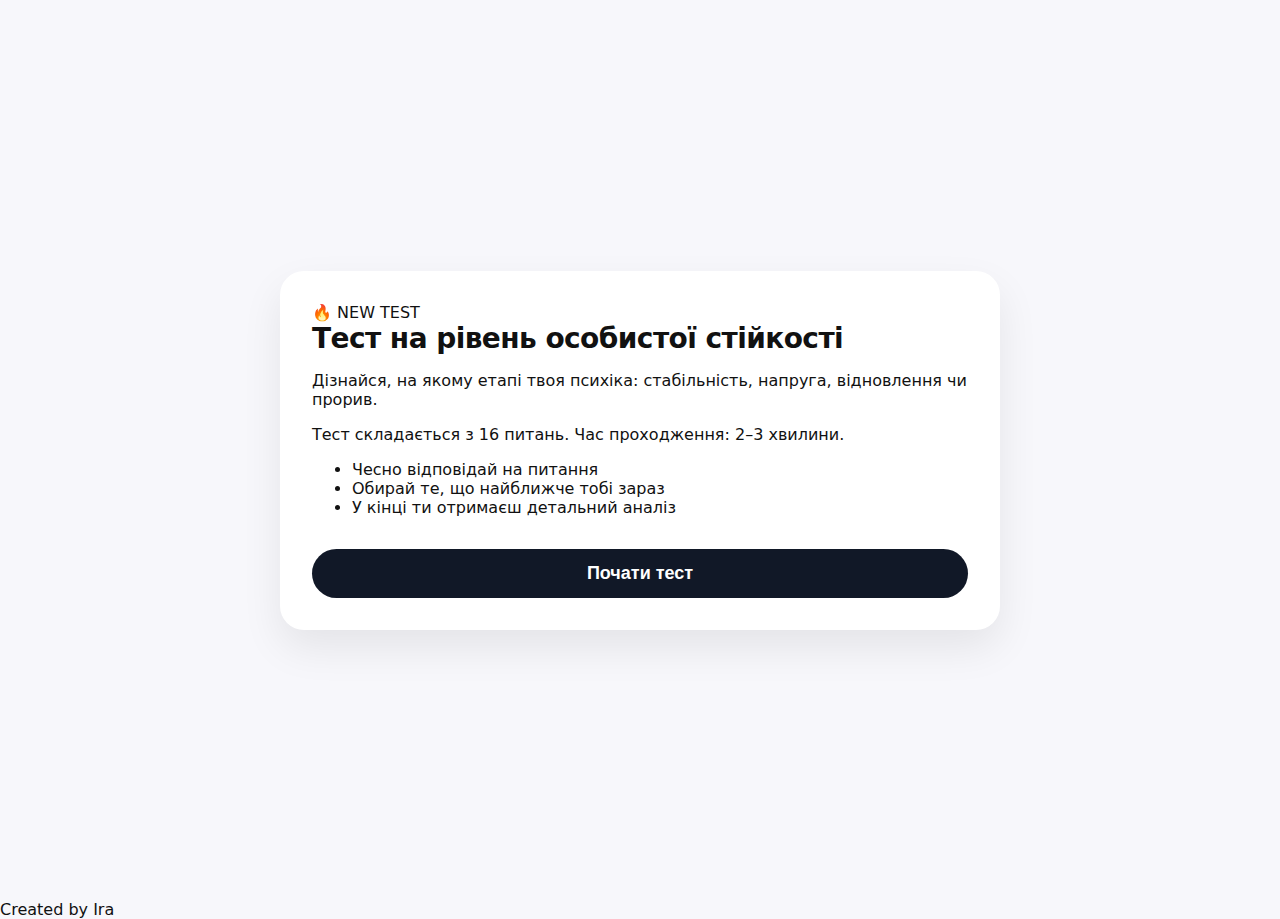
<file: index.html>
<!DOCTYPE html>
<html lang="uk">
  <head>
    <meta charset="UTF-8" />
    <meta name="viewport" content="width=device-width, initial-scale=1.0" />
    <title>Тест на особисту стійкість</title>
    <link rel="stylesheet" href="style.css" />
  </head>

  <body>
    <div class="page">
      <div class="card">
        <div class="card-header">
          <span class="badge">🔥 NEW TEST</span>
          <h1 class="card-title">Тест на рівень особистої стійкості</h1>
          <p class="card-subtitle">
            Дізнайся, на якому етапі твоя психіка: стабільність, напруга,
            відновлення чи прорив.
          </p>
        </div>

        <div class="intro-block">
          <p>Тест складається з 16 питань. Час проходження: 2–3 хвилини.</p>
          <ul class="intro-list">
            <li>Чесно відповідай на питання</li>
            <li>Обирай те, що найближче тобі зараз</li>
            <li>У кінці ти отримаєш детальний аналіз</li>
          </ul>
        </div>

        <button class="start-btn" onclick="location.href='test.html'">
          Почати тест
        </button>
      </div>
    </div>

    <div class="page-footer">Created by <span class="brand">Ira</span></div>
  </body>
</html>
</file>
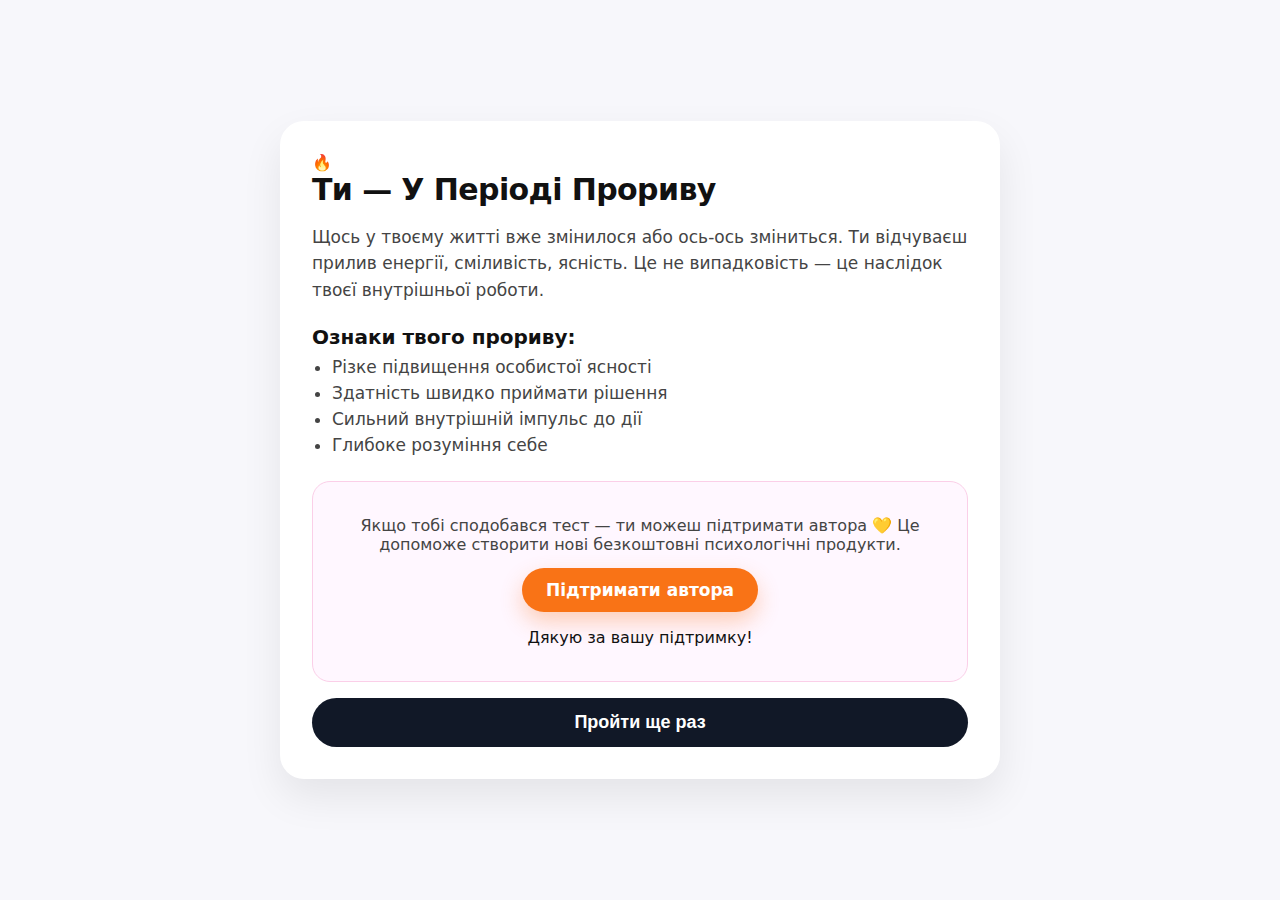
<file: result.html>
<!DOCTYPE html>
<html lang="uk">
  <head>
    <meta charset="UTF-8" />
    <meta name="viewport" content="width=device-width, initial-scale=1.0" />
    <title>Результат — Особиста стійкість</title>
    <link rel="stylesheet" href="style.css" />
  </head>

  <body>
    <div class="page">
      <div class="card">
        <div id="result-badge" class="result-badge">✨</div>
        <h2 id="result-title">Ваш результат...</h2>
        <p id="result-desc" class="result-desc">Опис...</p>

        <div id="result-extra" class="result-extra"></div>

        <div class="support-box">
          <p class="support-text">
            Якщо тобі сподобався тест — ти можеш підтримати автора 💛 Це
            допоможе створити нові безкоштовні психологічні продукти.
          </p>

          <a
            href="https://send.monobank.ua/jar/6u7ENzTYV2"
            class="support-button"
            target="_blank"
          >
            Підтримати автора
          </a>

          <p class="support-note">Дякую за вашу підтримку!</p>
        </div>

        <button class="restart-btn" onclick="location.href='index.html'">
          Пройти ще раз
        </button>
      </div>
    </div>

    <script src="result.js"></script>
  </body>
</html>
</file>
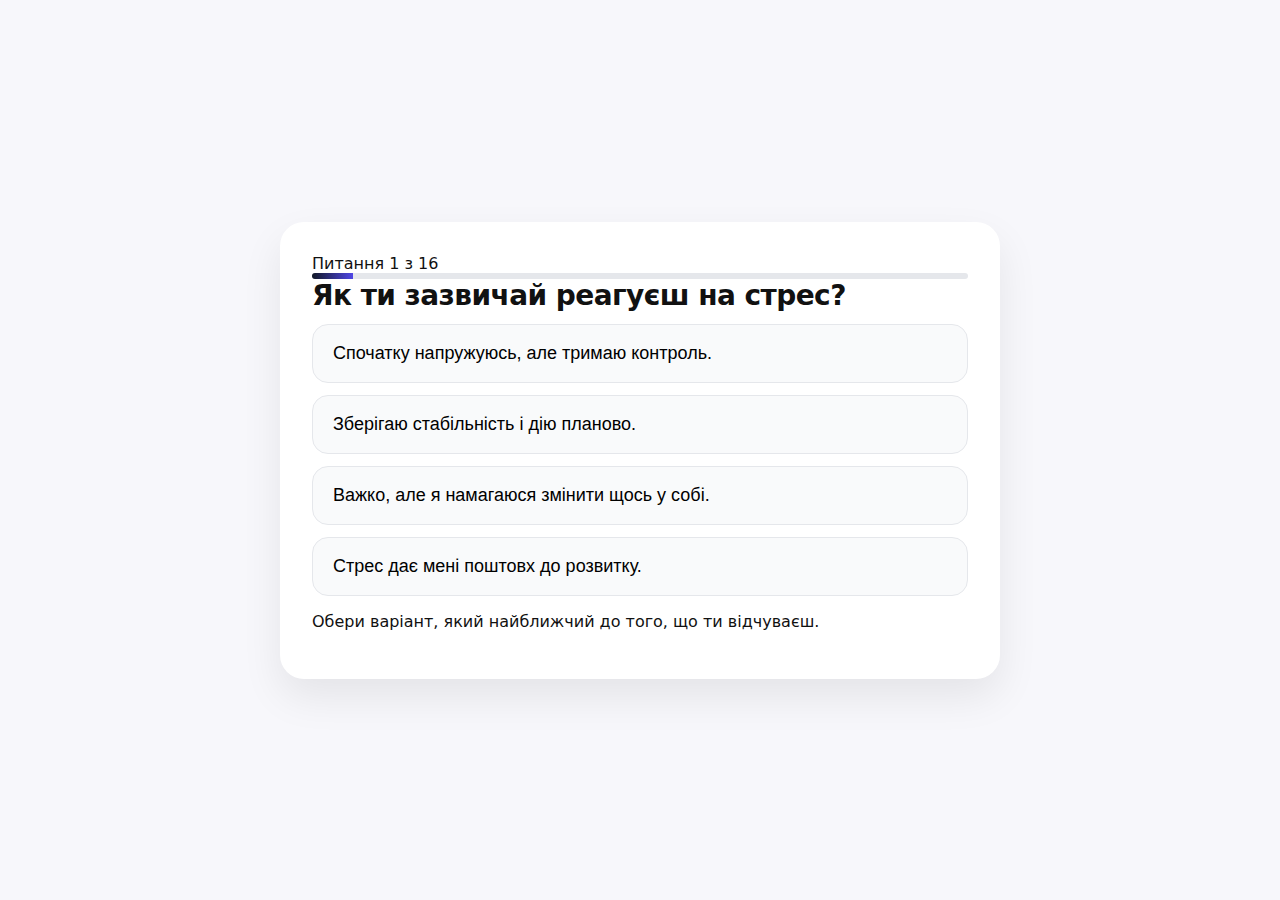
<file: test.html>
<!DOCTYPE html>
<html lang="uk">
  <head>
    <meta charset="UTF-8" />
    <meta name="viewport" content="width=device-width, initial-scale=1.0" />
    <title>Тест — Особиста стійкість</title>
    <link rel="stylesheet" href="style.css" />
  </head>

  <body>
    <div class="page">
      <div class="card">
        <!-- Прогрес -->
        <div class="progress">
          <div id="step-indicator">Питання 1 з 16</div>

          <div class="progress-bar">
            <div id="progress-bar-fill"></div>
          </div>
        </div>

        <!-- Питання -->
        <div class="question-block">
          <h2 id="question-text">Текст питання...</h2>

          <div id="options" class="options">
            <!-- Кнопки відповідей JS підставить сам -->
          </div>
        </div>

        <p class="footnote">
          Обери варіант, який найближчий до того, що ти відчуваєш.
        </p>
      </div>
    </div>

    <script src="test.js"></script>
  </body>
</html>
</file>
<file: style.css>
/* ============================
   Глобальні стилі
   ============================ */

*,
*::before,
*::after {
    box-sizing: border-box;
}

body {
    margin: 0;
    font-family: "Inter", system-ui, sans-serif;
    background: #f7f7fb;
    color: #111;
}

/* Центр сторінки */
.page {
    min-height: 100vh;
    padding: 24px;
    display: flex;
    align-items: center;
    justify-content: center;
}

/* ============================
   Картка
   ============================ */

.card {
    width: 100%;
    max-width: 720px;
    background: #fff;
    border-radius: 24px;
    padding: 32px;
    box-shadow: 0 18px 40px rgba(0, 0, 0, 0.08);
    animation: fadeIn 0.4s ease-out;
}

/* Заголовки */
.card h1,
.card h2 {
    margin: 0 0 12px;
    font-size: 28px;
    letter-spacing: -0.02em;
}

.subtitle {
    font-size: 18px;
    color: #555;
    margin-bottom: 20px;
}

/* ============================
   Прогресбар
   ============================ */

.progress-container {
    margin-bottom: 24px;
}

.progress-text {
    margin-bottom: 6px;
    font-size: 16px;
    color: #777;
}

.progress-bar {
    width: 100%;
    height: 6px;
    background: #e5e7eb;
    border-radius: 999px;
    overflow: hidden;
}

#progress-bar-fill {
    height: 100%;
    background: linear-gradient(90deg, #111827, #4f46e5);
    width: 0;
}

/* ============================
   Варіанти відповіді
   ============================ */

.options {
    display: flex;
    flex-direction: column;
    gap: 12px;
}

.option-btn {
    padding: 18px 20px;
    background: #f9fafb;
    border-radius: 16px;
    border: 1px solid #e5e7eb;
    font-size: 18px;
    text-align: left;
    cursor: pointer;
    display: flex;
    align-items: center;
    gap: 12px;
    transition: 0.15s ease;
}

.option-btn:hover {
    background: #eef2ff;
    border-color: #c7d2fe;
    transform: translateY(-1px);
    box-shadow: 0 8px 20px rgba(79, 70, 229, 0.15);
}

.option-emoji {
    font-size: 22px;
}

/* ============================
   Підказка
   ============================ */

.helper {
    margin-top: 16px;
    font-size: 14px;
    color: #999;
}

/* ============================
   Результат
   ============================ */

.result-icon {
    font-size: 56px;
    margin-bottom: 12px;
}

#result-title {
    font-size: 30px;
    margin-bottom: 14px;
}

#result-desc {
    font-size: 17px;
    color: #444;
    margin-bottom: 22px;
    line-height: 1.55;
}

.result-extra h3 {
    font-size: 20px;
    margin-bottom: 8px;
}

.result-list {
    margin: 0 0 22px;
    padding-left: 20px;
    font-size: 17px;
    color: #444;
}

.result-list li {
    margin-bottom: 6px;
}

/* ============================
   Блок підтримки автора
   ============================ */

.support-box {
    margin-top: 26px;
    padding: 18px;
    background: #fff7ff;
    border: 1px solid #fbcfe8;
    border-radius: 18px;
    text-align: center;
}

.support-text {
    font-size: 16px;
    margin-bottom: 14px;
    color: #444;
}

.support-button {
    display: inline-block;
    padding: 12px 24px;
    background: #f97316;
    color: #fff;
    border-radius: 999px;
    font-size: 17px;
    font-weight: 600;
    text-decoration: none;
    transition: 0.2s ease;
    box-shadow: 0 10px 22px rgba(248, 113, 22, 0.3);
}

.support-button:hover {
    background: #ea580c;
    transform: translateY(-2px);
}

/* ============================
   Анімації
   ============================ */

@keyframes fadeIn {
    from {
        opacity: 0;
        transform: translateY(10px);
    }

    to {
        opacity: 1;
        transform: translateY(0);
    }
}

/* ============================
   Мобільна адаптація
   ============================ */

@media (max-width: 480px) {
    .card {
        padding: 24px;
        border-radius: 20px;
    }

    .card h1,
    .card h2 {
        font-size: 24px;
    }

    .option-btn {
        font-size: 16px;
        padding: 14px 16px;
    }

    #result-title {
        font-size: 26px;
    }

    #result-desc {
        font-size: 16px;
    }
}
.start-btn,
.restart-btn {
    display: inline-block;
    width: 100%;
    margin-top: 16px;
    padding: 14px 22px;

    font-size: 18px;
    font-weight: 600;
    text-align: center;

    background: #111827;
    color: #ffffff;
    border: none;
    border-radius: 999px;

    cursor: pointer;
    text-decoration: none;

    transition:
        background 0.2s ease,
        transform 0.1s ease,
        box-shadow 0.15s ease;
}

.start-btn:hover,
.restart-btn:hover {
    background: #1f2937;
    transform: translateY(-2px);
    box-shadow: 0 8px 20px rgba(0, 0, 0, 0.25);
}

.start-btn:active,
.restart-btn:active {
    transform: translateY(0);
    box-shadow: none;
}
</file>
